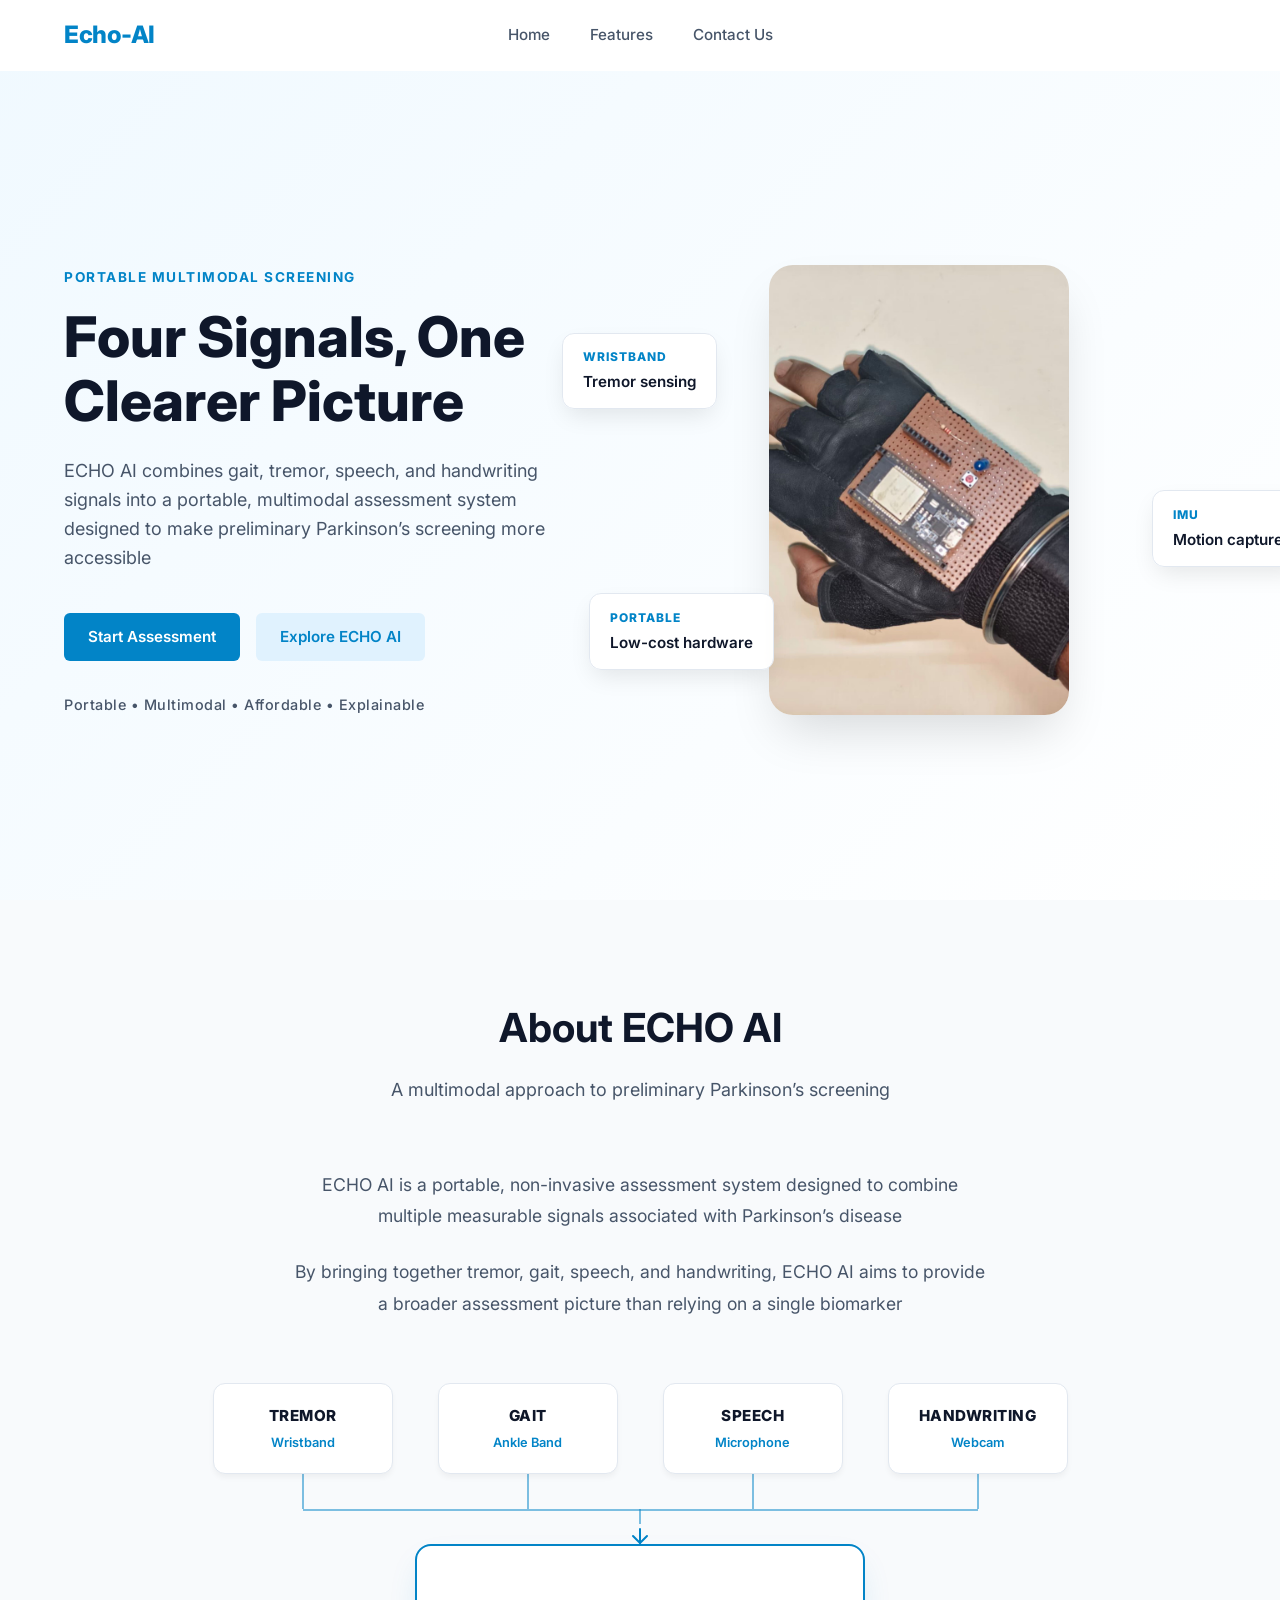
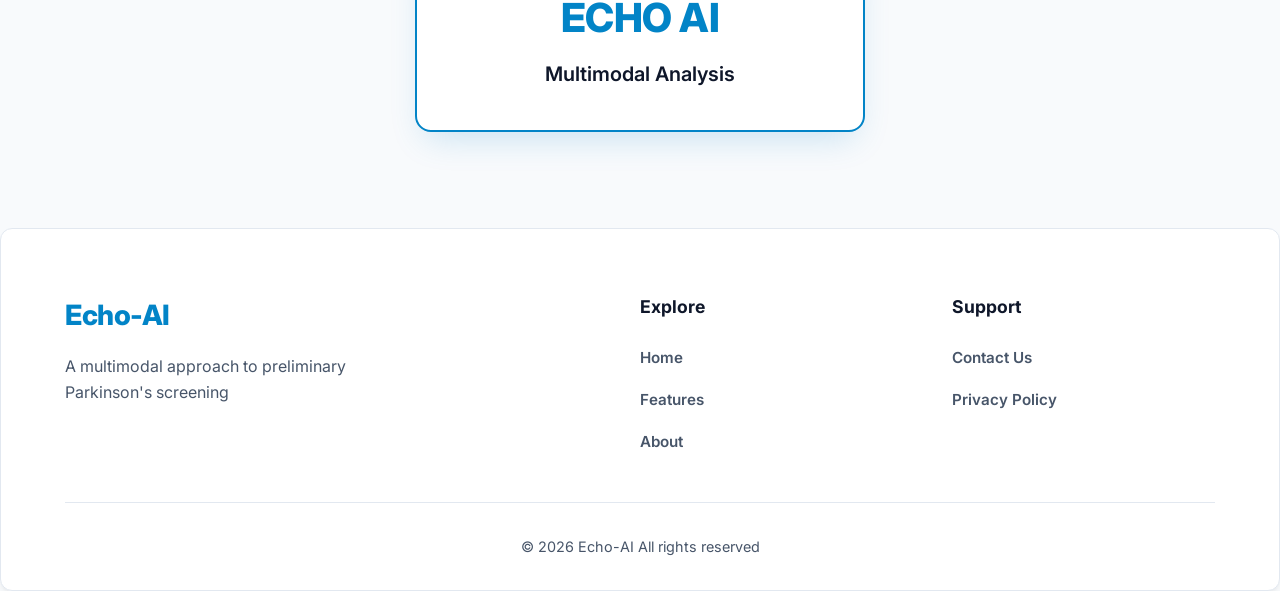
<file: index.html>
<!DOCTYPE html>
<html lang="en">
<head>
    <meta charset="UTF-8">
    <meta name="viewport" content="width=device-width, initial-scale=1.0">
    <title>Echo-AI | Parkinson's Tremor Analysis</title>
    <meta name="description" content="Echo-AI is a cutting-edge platform utilizing artificial intelligence for monitoring and analyzing Parkinson's tremors.">
    <link rel="stylesheet" href="style.css?v=2">
    <link href="https://fonts.googleapis.com/css2?family=Inter:wght@300;400;600;800&display=swap" rel="stylesheet">
</head>
<body>
    <div class="background-elements"></div>

    <header class="navbar">
        <div class="logo">Echo-AI</div>
        <nav>
            <ul class="nav-links">
                <li><a href="#home">Home</a></li>
                <li><a href="features.html">Features</a></li>
                <li><a href="contact.html">Contact Us</a></li>
            </ul>
        </nav>
        <div class="nav-spacer"></div>
    </header>

    <main>
        <section id="home" class="hero fade-in">
            <div class="hero-content">
                <span class="eyebrow">PORTABLE MULTIMODAL SCREENING</span>
                <h1>Four Signals, One Clearer Picture</h1>
                <p>ECHO AI combines gait, tremor, speech, and handwriting signals into a portable, multimodal assessment system designed to make preliminary Parkinson’s screening more accessible</p>
                <div class="hero-actions">
                    <a href="#about" class="btn-primary">Start Assessment</a>
                    <a href="features.html" class="btn-secondary">Explore ECHO AI</a>
                </div>
                <div class="trust-statement">Portable &bull; Multimodal &bull; Affordable &bull; Explainable</div>
            </div>
            <div class="hero-visual">
                <div class="image-wrapper">
                    <img src="assets/image-1-1.jpeg" alt="Echo-AI Parkinson Band" class="hero-image" />
                    
                    <div class="floating-label label-1">
                        <span class="label-title">WRISTBAND</span>
                        <span class="label-desc">Tremor sensing</span>
                    </div>
                    
                    <div class="floating-label label-2">
                        <span class="label-title">IMU</span>
                        <span class="label-desc">Motion capture</span>
                    </div>
                    
                    <div class="floating-label label-3">
                        <span class="label-title">PORTABLE</span>
                        <span class="label-desc">Low-cost hardware</span>
                    </div>
                </div>
            </div>
        </section>

        <!-- Removed redundant features section -->

        <section id="about" class="about fade-in">
            <div class="section-header">
                <h2>About ECHO AI</h2>
                <p>A multimodal approach to preliminary Parkinson’s screening</p>
            </div>
            
            <div class="about-intro">
                <p>ECHO AI is a portable, non-invasive assessment system designed to combine multiple measurable signals associated with Parkinson’s disease</p>
                <p>By bringing together tremor, gait, speech, and handwriting, ECHO AI aims to provide a broader assessment picture than relying on a single biomarker</p>
            </div>

            <div class="signals-diagram-merged">
                <div class="signals-row">
                    <div class="signal-col">
                        <div class="signal-square glass">
                            <h4>TREMOR</h4>
                            <p>Wristband</p>
                        </div>
                    </div>
                    <div class="signal-col">
                        <div class="signal-square glass">
                            <h4>GAIT</h4>
                            <p>Ankle Band</p>
                        </div>
                    </div>
                    <div class="signal-col">
                        <div class="signal-square glass">
                            <h4>SPEECH</h4>
                            <p>Microphone</p>
                        </div>
                    </div>
                    <div class="signal-col">
                        <div class="signal-square glass">
                            <h4>HANDWRITING</h4>
                            <p>Webcam</p>
                        </div>
                    </div>
                </div>

                <div class="merged-connections">
                    <div class="merge-line-drop drop-1"></div>
                    <div class="merge-line-drop drop-2"></div>
                    <div class="merge-line-drop drop-3"></div>
                    <div class="merge-line-drop drop-4"></div>
                    <div class="merge-line-horizontal"></div>
                    <div class="merge-line-center"></div>
                    <div class="merge-arrow-down">
                        <svg xmlns="http://www.w3.org/2000/svg" width="24" height="24" viewBox="0 0 24 24" fill="none" stroke="currentColor" stroke-width="2" stroke-linecap="round" stroke-linejoin="round"><path d="M12 5v14"/><path d="m19 12-7 7-7-7"/></svg>
                    </div>
                </div>

                <div class="echo-block-bottom glass">
                    <h2>ECHO AI</h2>
                    <p>Multimodal Analysis</p>
                </div>
            </div>
        </section>

    </main>

    <footer class="footer glass">
        <div class="footer-grid">
            <div class="footer-col">
                <div class="footer-logo">Echo-AI</div>
                <p class="footer-desc">A multimodal approach to preliminary Parkinson's screening</p>
            </div>
            <div class="footer-col">
                <h4>Explore</h4>
                <ul class="footer-links">
                    <li><a href="#home">Home</a></li>
                    <li><a href="features.html">Features</a></li>
                    <li><a href="#about">About</a></li>
                </ul>
            </div>
            <div class="footer-col">
                <h4>Support</h4>
                <ul class="footer-links">
                    <li><a href="contact.html">Contact Us</a></li>
                    <li><a href="#">Privacy Policy</a></li>
                </ul>
            </div>
        </div>
        <div class="footer-bottom">
            <p>&copy; 2026 Echo-AI All rights reserved</p>
        </div>
    </footer>

    <script src="script.js"></script>
</body>
</html>
</file>
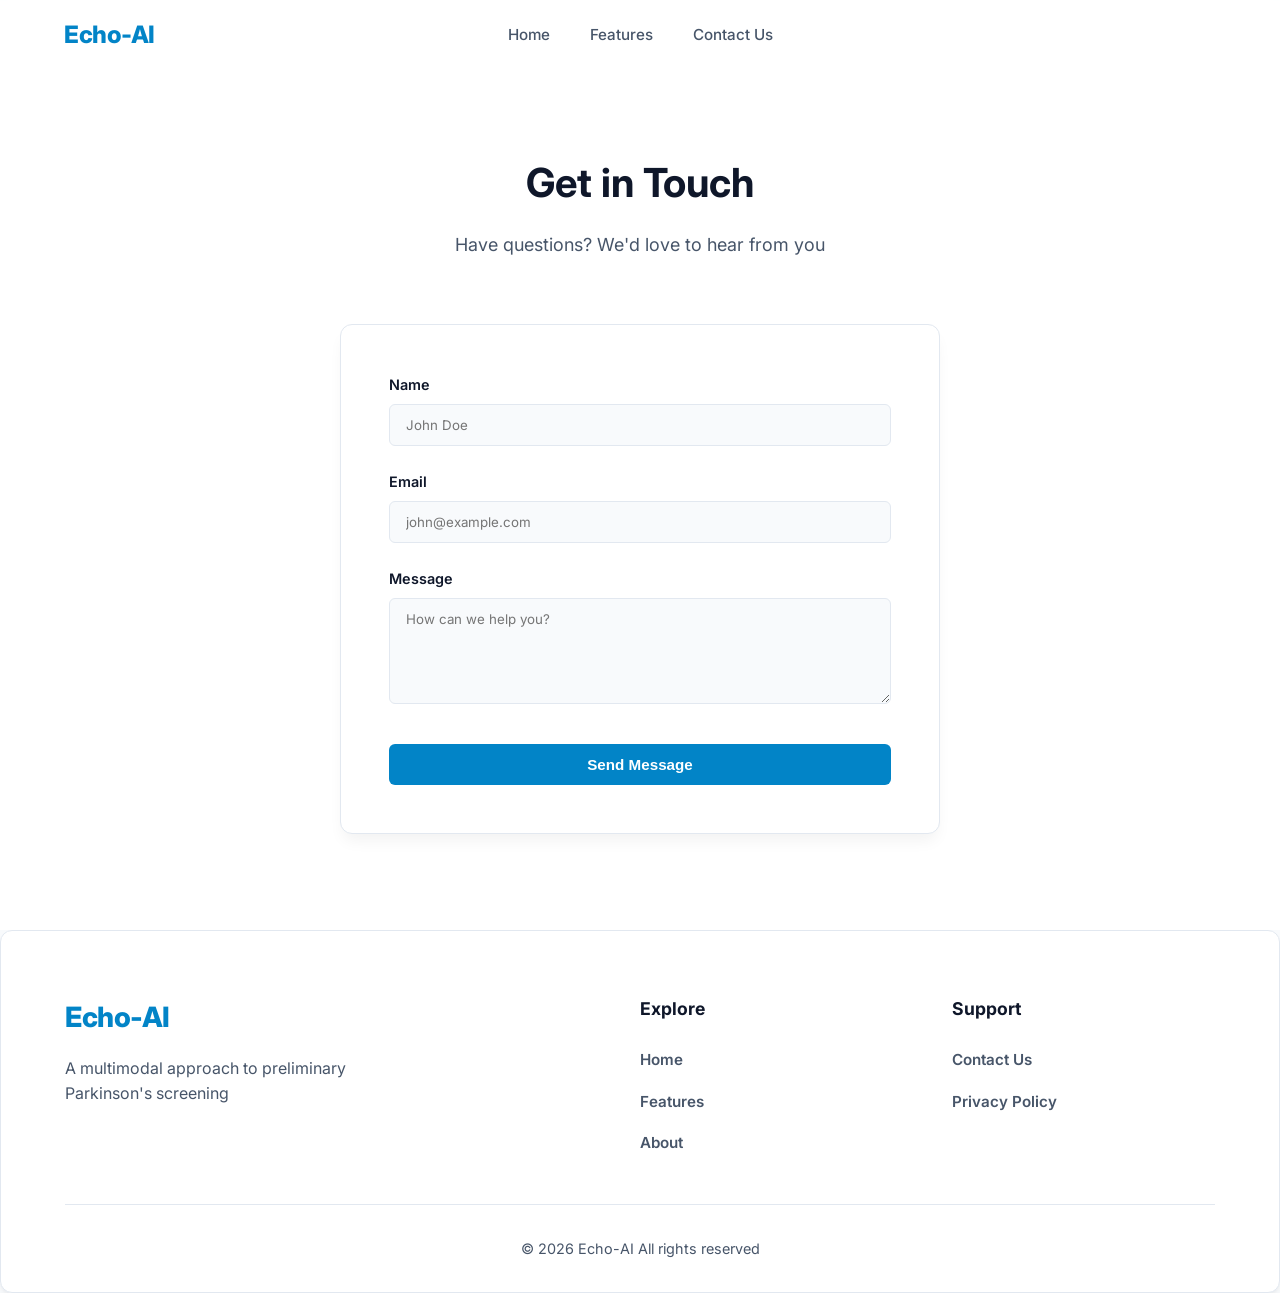
<file: contact.html>
<!DOCTYPE html>
<html lang="en">
<head>
    <meta charset="UTF-8">
    <meta name="viewport" content="width=device-width, initial-scale=1.0">
    <title>Contact Us | Echo-AI</title>
    <meta name="description" content="Get in touch with Echo-AI.">
    <link rel="stylesheet" href="style.css?v=2">
    <link href="https://fonts.googleapis.com/css2?family=Inter:wght@300;400;600;800&display=swap" rel="stylesheet">
</head>
<body>
    <div class="background-elements"></div>

    <header class="navbar">
        <div class="logo">Echo-AI</div>
        <nav>
            <ul class="nav-links">
                <li><a href="index.html#home">Home</a></li>
                <li><a href="features.html">Features</a></li>
                <li><a href="contact.html">Contact Us</a></li>
            </ul>
        </nav>
        <div class="nav-spacer"></div>
    </header>

    <main>
        <section id="contact" class="contact fade-in" style="padding-top: 150px; min-height: 80vh;">
            <div class="section-header">
                <h2>Get in Touch</h2>
                <p>Have questions? We'd love to hear from you</p>
            </div>
            <div class="contact-container glass">
                <form class="contact-form">
                    <div class="form-group">
                        <label for="name">Name</label>
                        <input type="text" id="name" placeholder="John Doe" required />
                    </div>
                    <div class="form-group">
                        <label for="email">Email</label>
                        <input type="email" id="email" placeholder="john@example.com" required />
                    </div>
                    <div class="form-group">
                        <label for="message">Message</label>
                        <textarea id="message" rows="5" placeholder="How can we help you?" required></textarea>
                    </div>
                    <button type="submit" class="btn-primary">Send Message</button>
                </form>
            </div>
        </section>
    </main>

    <footer class="footer glass">
        <div class="footer-grid">
            <div class="footer-col">
                <div class="footer-logo">Echo-AI</div>
                <p class="footer-desc">A multimodal approach to preliminary Parkinson's screening</p>
            </div>
            <div class="footer-col">
                <h4>Explore</h4>
                <ul class="footer-links">
                    <li><a href="index.html#home">Home</a></li>
                    <li><a href="features.html">Features</a></li>
                    <li><a href="index.html#about">About</a></li>
                </ul>
            </div>
            <div class="footer-col">
                <h4>Support</h4>
                <ul class="footer-links">
                    <li><a href="contact.html">Contact Us</a></li>
                    <li><a href="#">Privacy Policy</a></li>
                </ul>
            </div>
        </div>
        <div class="footer-bottom">
            <p>&copy; 2026 Echo-AI All rights reserved</p>
        </div>
    </footer>

    <script src="script.js"></script>
</body>
</html>
</file>
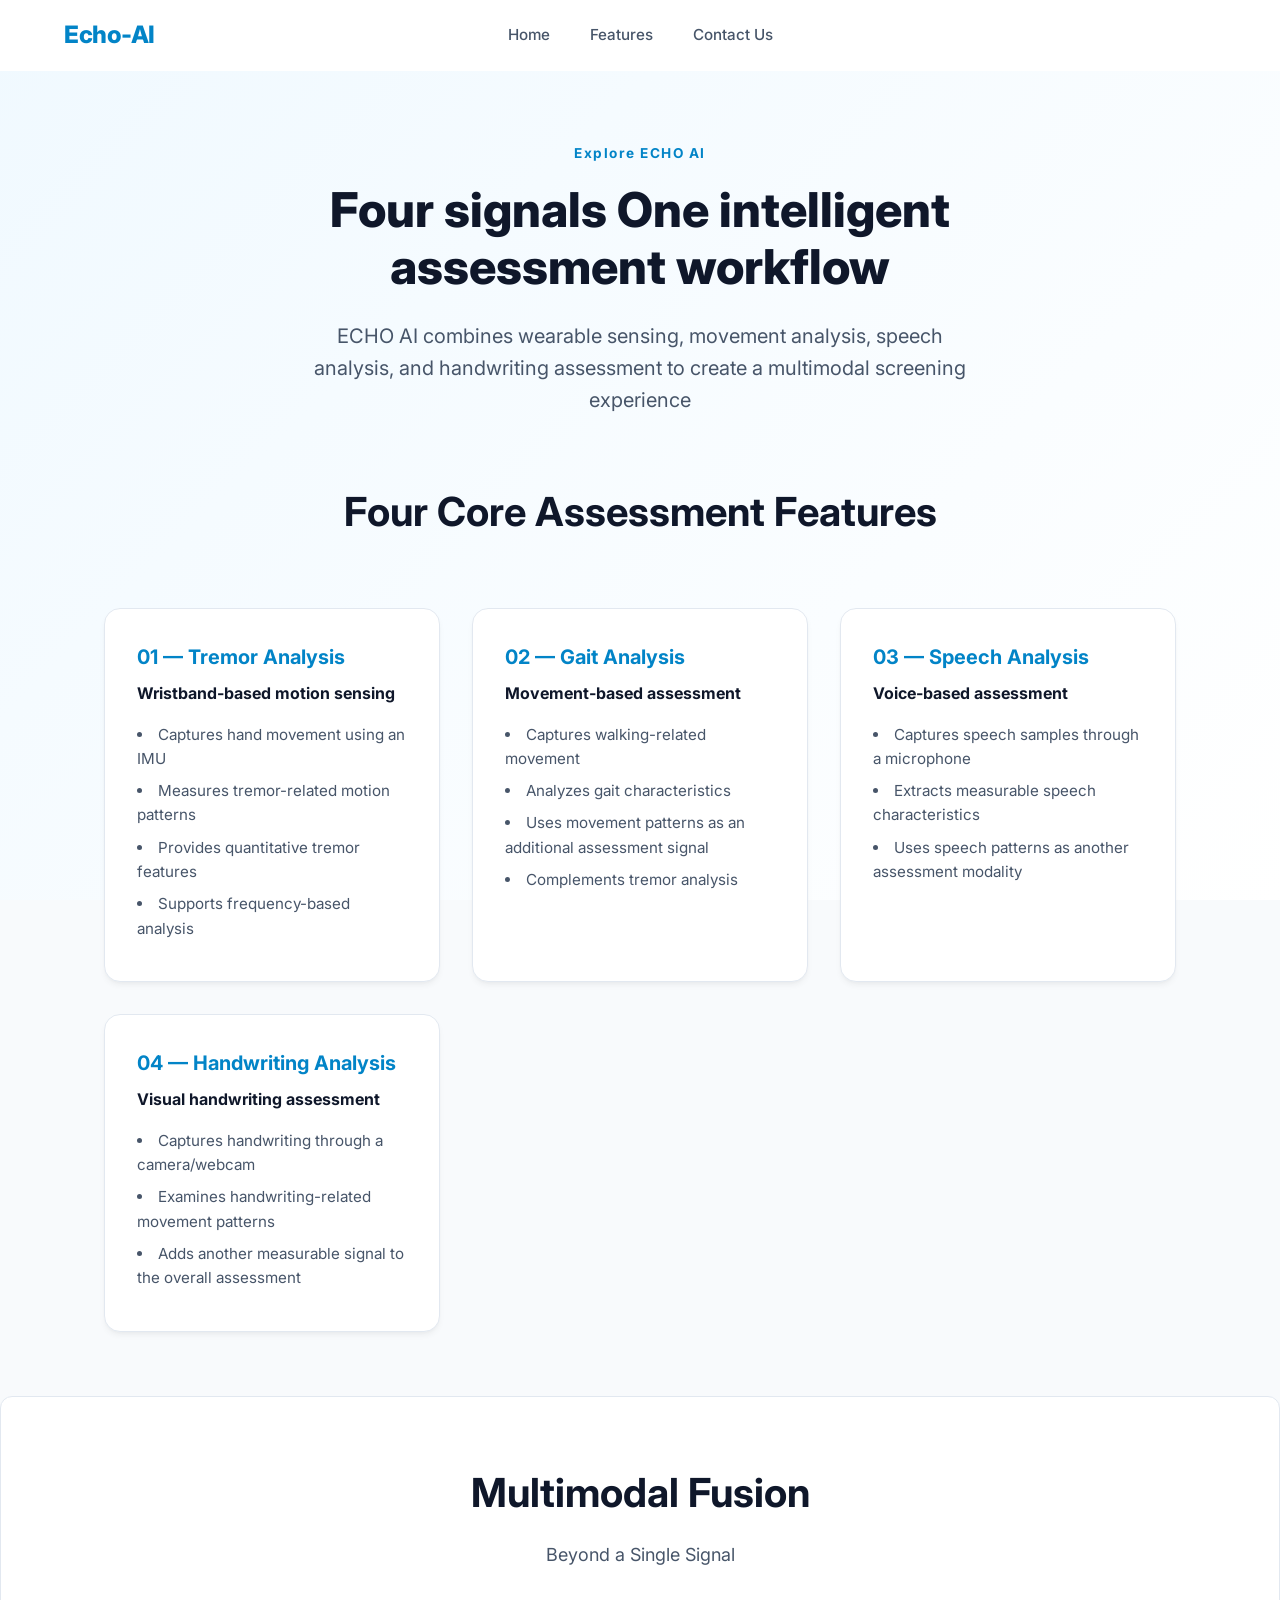
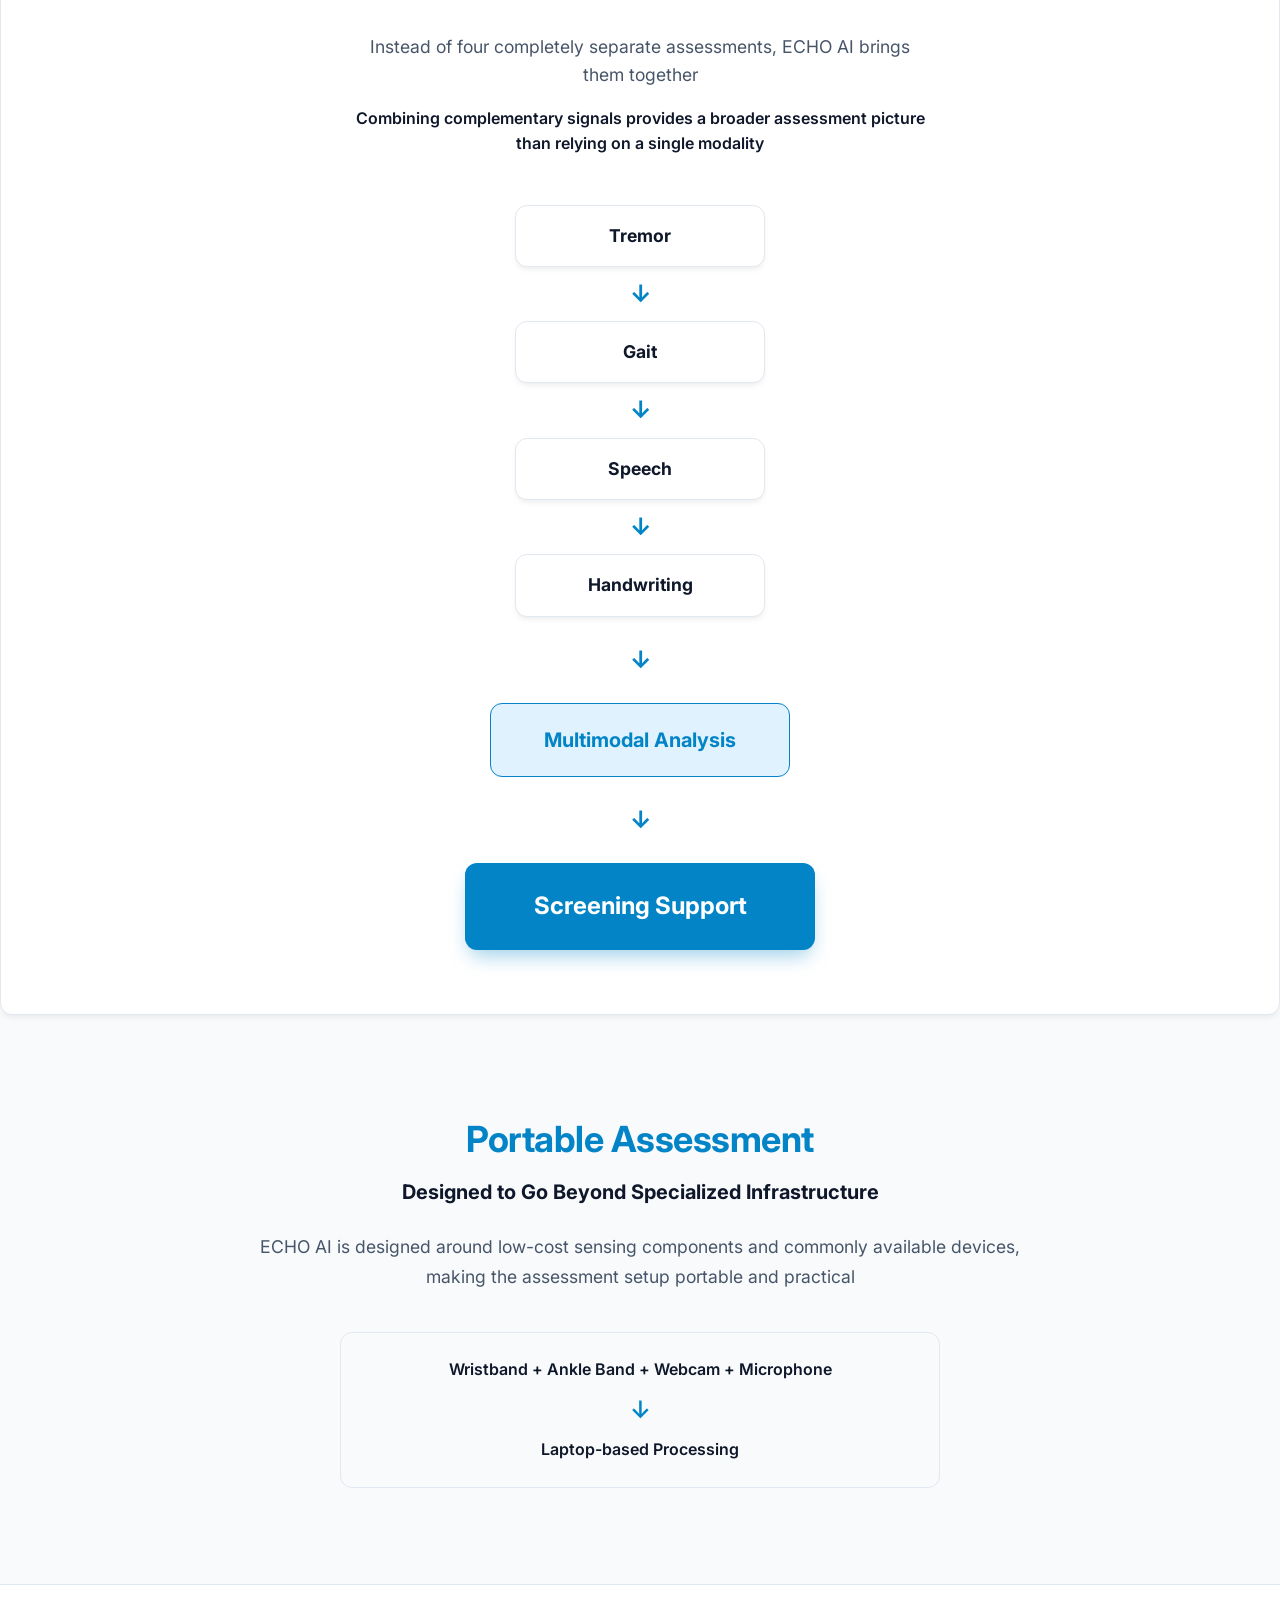
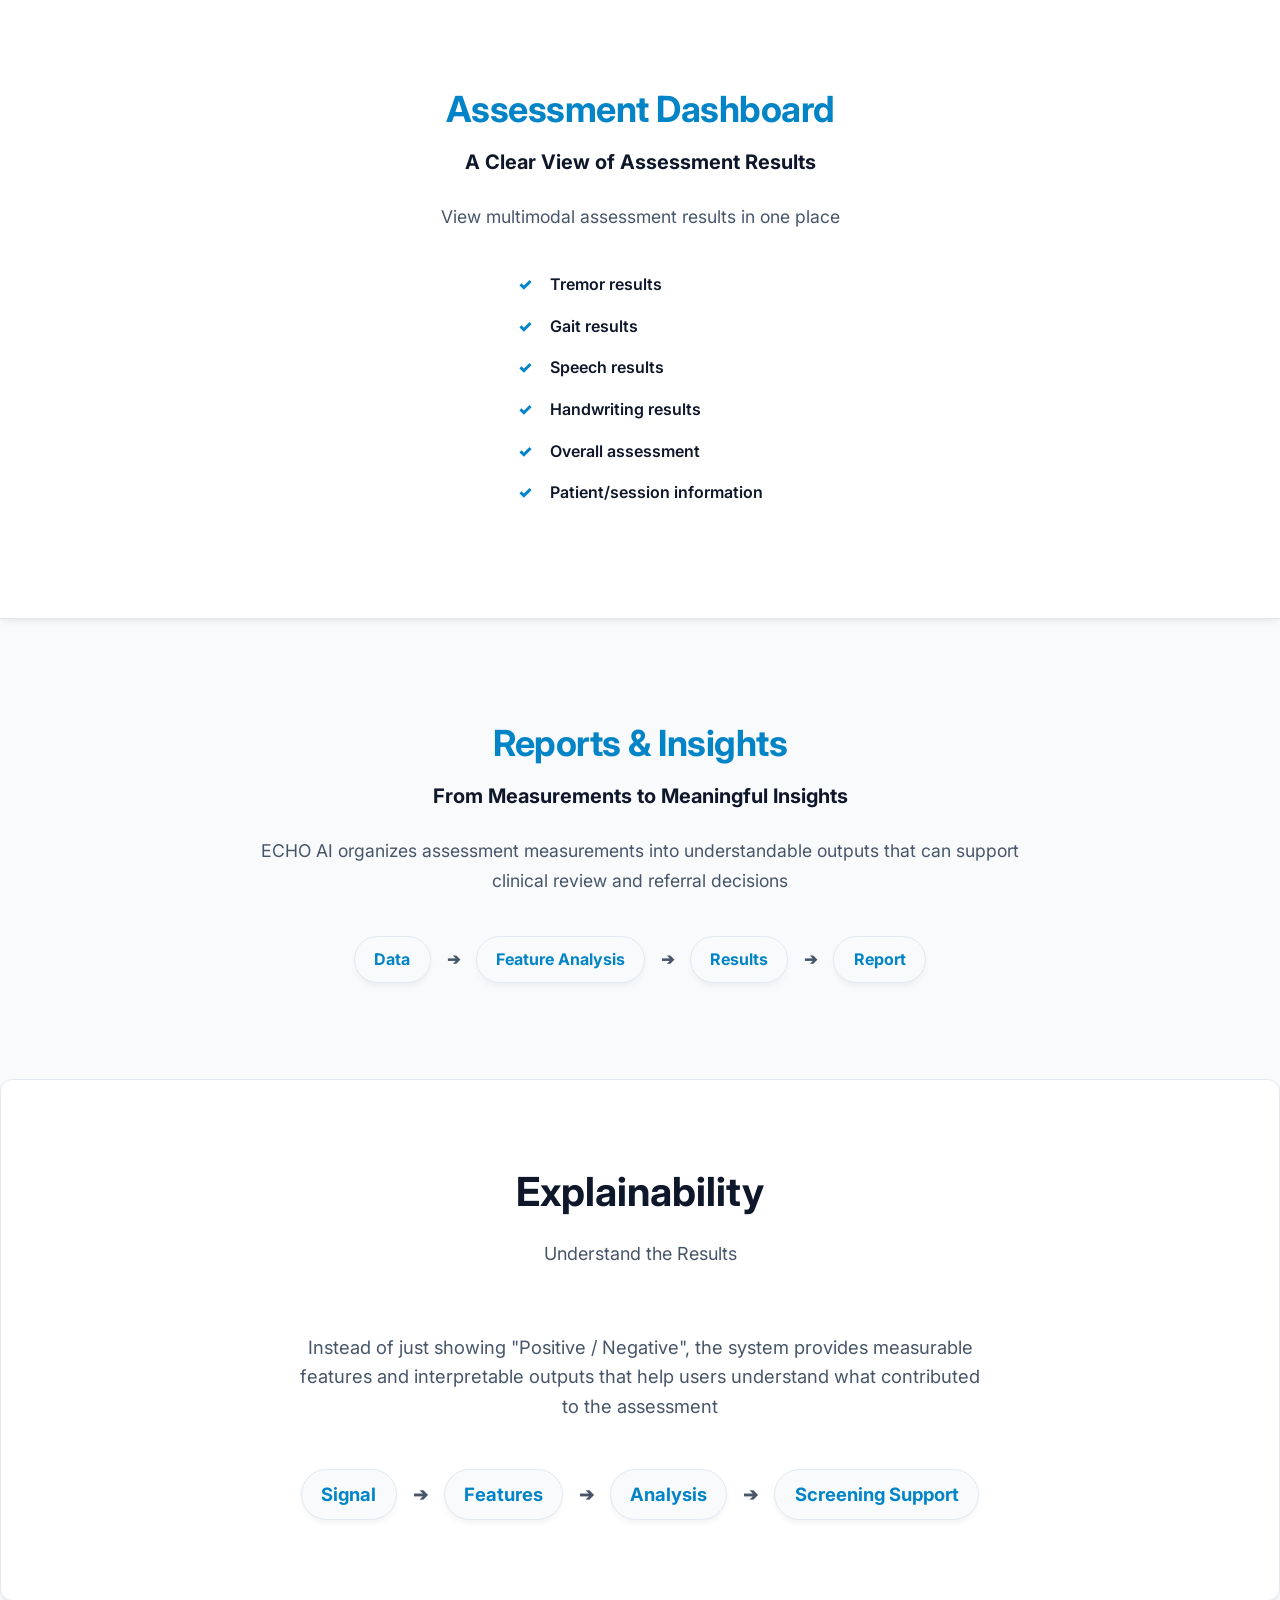
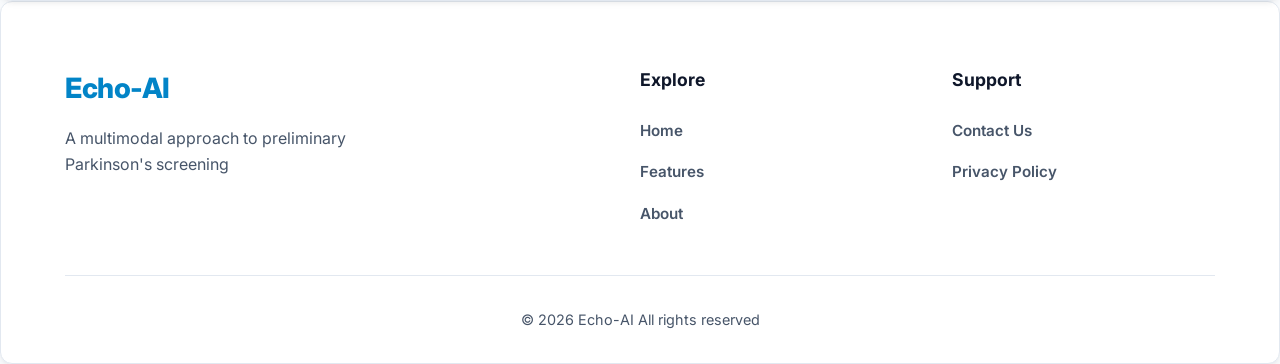
<file: features.html>
<!DOCTYPE html>
<html lang="en">
<head>
    <meta charset="UTF-8">
    <meta name="viewport" content="width=device-width, initial-scale=1.0">
    <title>Features | Echo-AI</title>
    <meta name="description" content="Explore ECHO AI assessment features and multimodal fusion.">
    <link rel="stylesheet" href="style.css?v=3">
    <link href="https://fonts.googleapis.com/css2?family=Inter:wght@300;400;600;800&display=swap" rel="stylesheet">
</head>
<body>
    <div class="background-elements"></div>

    <header class="navbar">
        <div class="logo">Echo-AI</div>
        <nav>
            <ul class="nav-links">
                <li><a href="index.html#home">Home</a></li>
                <li><a href="features.html">Features</a></li>
                <li><a href="contact.html">Contact Us</a></li>
            </ul>
        </nav>
        <div class="nav-spacer"></div>
    </header>

    <main>
        <!-- 1. Hero -->
        <section class="page-hero fade-in">
            <div style="max-width: 800px; margin: 0 auto; padding: 0 5%;">
                <span class="eyebrow">Explore ECHO AI</span>
                <h1>Four signals One intelligent assessment workflow</h1>
                <p>ECHO AI combines wearable sensing, movement analysis, speech analysis, and handwriting assessment to create a multimodal screening experience</p>
            </div>
        </section>

        <!-- 2. Four Core Assessment Features -->
        <section class="features-core fade-in">
            <div class="section-header">
                <h2>Four Core Assessment Features</h2>
            </div>
            <div class="core-grid">
                <!-- Tremor -->
                <div class="core-feature-card glass">
                    <h3>01 — Tremor Analysis</h3>
                    <h4>Wristband-based motion sensing</h4>
                    <ul>
                        <li>Captures hand movement using an IMU</li>
                        <li>Measures tremor-related motion patterns</li>
                        <li>Provides quantitative tremor features</li>
                        <li>Supports frequency-based analysis</li>
                    </ul>
                </div>
                <!-- Gait -->
                <div class="core-feature-card glass">
                    <h3>02 — Gait Analysis</h3>
                    <h4>Movement-based assessment</h4>
                    <ul>
                        <li>Captures walking-related movement</li>
                        <li>Analyzes gait characteristics</li>
                        <li>Uses movement patterns as an additional assessment signal</li>
                        <li>Complements tremor analysis</li>
                    </ul>
                </div>
                <!-- Speech -->
                <div class="core-feature-card glass">
                    <h3>03 — Speech Analysis</h3>
                    <h4>Voice-based assessment</h4>
                    <ul>
                        <li>Captures speech samples through a microphone</li>
                        <li>Extracts measurable speech characteristics</li>
                        <li>Uses speech patterns as another assessment modality</li>
                    </ul>
                </div>
                <!-- Handwriting -->
                <div class="core-feature-card glass">
                    <h3>04 — Handwriting Analysis</h3>
                    <h4>Visual handwriting assessment</h4>
                    <ul>
                        <li>Captures handwriting through a camera/webcam</li>
                        <li>Examines handwriting-related movement patterns</li>
                        <li>Adds another measurable signal to the overall assessment</li>
                    </ul>
                </div>
            </div>
        </section>

        <!-- 3. Multimodal Fusion -->
        <section class="fusion-section glass fade-in" style="padding: 4rem 0;">
            <div class="section-header">
                <h2>Multimodal Fusion</h2>
                <p>Beyond a Single Signal</p>
            </div>
            <div style="max-width: 700px; margin: 0 auto 3rem auto; text-align: center; padding: 0 5%;">
                <p style="font-size: 1.1rem; color: var(--text-secondary); margin-bottom: 1rem;">Instead of four completely separate assessments, ECHO AI brings them together</p>
                <p style="font-weight: 600;">Combining complementary signals provides a broader assessment picture than relying on a single modality</p>
            </div>
            
            <div class="simple-vertical-flow">
                <div class="flow-step glass">Tremor</div>
                <div class="flow-arrow">↓</div>
                <div class="flow-step glass">Gait</div>
                <div class="flow-arrow">↓</div>
                <div class="flow-step glass">Speech</div>
                <div class="flow-arrow">↓</div>
                <div class="flow-step glass">Handwriting</div>
                <div class="flow-arrow" style="margin: 1.5rem 0;">↓</div>
                <div class="flow-step highlight-step">Multimodal Analysis</div>
                <div class="flow-arrow" style="margin: 1.5rem 0;">↓</div>
                <div class="flow-step final-step">Screening Support</div>
            </div>
        </section>

        <!-- 4. Portable Assessment -->
        <section class="centered-section fade-in">
            <div class="section-content text-center">
                <h2>Portable Assessment</h2>
                <h4>Designed to Go Beyond Specialized Infrastructure</h4>
                <p>ECHO AI is designed around low-cost sensing components and commonly available devices, making the assessment setup portable and practical</p>
                <div class="hardware-flow" style="margin: 0 auto; max-width: 600px;">
                    <span>Wristband + Ankle Band + Webcam + Microphone</span>
                    <span class="arrow">↓</span>
                    <span>Laptop-based Processing</span>
                </div>
            </div>
        </section>

        <!-- 5. Assessment Dashboard -->
        <section class="centered-section glass fade-in">
            <div class="section-content text-center">
                <h2>Assessment Dashboard</h2>
                <h4>A Clear View of Assessment Results</h4>
                <p>View multimodal assessment results in one place</p>
                <ul class="check-list" style="display: inline-block; text-align: left; margin: 0 auto;">
                    <li>Tremor results</li>
                    <li>Gait results</li>
                    <li>Speech results</li>
                    <li>Handwriting results</li>
                    <li>Overall assessment</li>
                    <li>Patient/session information</li>
                </ul>
            </div>
        </section>

        <!-- 6. Reports & Insights -->
        <section class="centered-section fade-in">
            <div class="section-content text-center">
                <h2>Reports & Insights</h2>
                <h4>From Measurements to Meaningful Insights</h4>
                <p>ECHO AI organizes assessment measurements into understandable outputs that can support clinical review and referral decisions</p>
                <div class="flow-pills" style="justify-content: center; max-width: 800px; margin: 0 auto;">
                    <span class="pill">Data</span> ➔ 
                    <span class="pill">Feature Analysis</span> ➔ 
                    <span class="pill">Results</span> ➔ 
                    <span class="pill">Report</span>
                </div>
            </div>
        </section>

        <!-- 7. Explainability -->
        <section class="explainability-section glass fade-in" style="padding: 5rem 5%;">
            <div class="section-header">
                <h2>Explainability</h2>
                <p>Understand the Results</p>
            </div>
            <div style="max-width: 700px; margin: 0 auto; text-align: center;">
                <p style="font-size: 1.15rem; color: var(--text-secondary); line-height: 1.6;">Instead of just showing "Positive / Negative", the system provides measurable features and interpretable outputs that help users understand what contributed to the assessment</p>
                
                <div class="flow-pills big-pills" style="margin-top: 3rem;">
                    <span class="pill">Signal</span> ➔ 
                    <span class="pill">Features</span> ➔ 
                    <span class="pill">Analysis</span> ➔ 
                    <span class="pill">Screening Support</span>
                </div>
            </div>
        </section>
    </main>

    <footer class="footer glass">
        <div class="footer-grid">
            <div class="footer-col">
                <div class="footer-logo">Echo-AI</div>
                <p class="footer-desc">A multimodal approach to preliminary Parkinson's screening</p>
            </div>
            <div class="footer-col">
                <h4>Explore</h4>
                <ul class="footer-links">
                    <li><a href="index.html#home">Home</a></li>
                    <li><a href="features.html">Features</a></li>
                    <li><a href="index.html#about">About</a></li>
                </ul>
            </div>
            <div class="footer-col">
                <h4>Support</h4>
                <ul class="footer-links">
                    <li><a href="contact.html">Contact Us</a></li>
                    <li><a href="#">Privacy Policy</a></li>
                </ul>
            </div>
        </div>
        <div class="footer-bottom">
            <p>&copy; 2026 Echo-AI All rights reserved</p>
        </div>
    </footer>

    <script src="script.js"></script>
</body>
</html>
</file>
<file: style.css>
:root {
    --bg-color: #f8fafc;
    --surface: #ffffff;
    --text-primary: #0f172a;
    --text-secondary: #475569;
    --accent-primary: #0284c7; /* Trustworthy Medical Blue */
    --accent-secondary: #0369a1; /* Darker Blue for hover */
    --accent-light: #e0f2fe;
    --border-color: #e2e8f0;
}

* {
    margin: 0;
    padding: 0;
    box-sizing: border-box;
}

body {
    font-family: 'Inter', sans-serif;
    background-color: var(--bg-color);
    color: var(--text-primary);
    line-height: 1.6;
    overflow-x: hidden;
}

html {
    scroll-behavior: smooth;
}

/* Background Effects */
.background-elements {
    position: fixed;
    top: 0;
    left: 0;
    width: 100vw;
    height: 100vh;
    z-index: -1;
    background: linear-gradient(135deg, #f0f9ff 0%, #ffffff 100%);
}

/* Utility */
.glass {
    background: var(--surface);
    border: 1px solid var(--border-color);
    border-radius: 12px;
    box-shadow: 0 4px 6px -1px rgba(0, 0, 0, 0.05), 0 2px 4px -1px rgba(0, 0, 0, 0.03);
}

/* Navigation */
.navbar {
    display: grid;
    grid-template-columns: 1fr auto 1fr;
    align-items: center;
    padding: 1rem 5%;
    position: fixed;
    top: 0;
    width: 100%;
    z-index: 1000;
    background: rgba(255, 255, 255, 0.95);
    backdrop-filter: blur(8px);
    border-bottom: 1px solid transparent;
    transition: all 0.3s ease;
}

.navbar.scrolled {
    border-bottom: 1px solid var(--border-color);
    box-shadow: 0 4px 6px -1px rgba(0, 0, 0, 0.05);
}

.logo {
    font-size: 1.5rem;
    font-weight: 800;
    color: var(--accent-primary);
    letter-spacing: -0.5px;
    display: flex;
    align-items: center;
    gap: 0.5rem;
    justify-self: start;
}

.nav-actions {
    justify-self: end;
}

.nav-links {
    list-style: none;
    display: flex;
    gap: 2.5rem;
    align-items: center;
}

.nav-links a {
    color: var(--text-secondary);
    text-decoration: none;
    font-size: 0.95rem;
    font-weight: 500;
    transition: color 0.3s ease;
}

.nav-links a:hover {
    color: var(--accent-primary);
}

.btn-primary, .btn-secondary, .btn-primary-outline {
    padding: 0.75rem 1.5rem;
    border-radius: 6px;
    font-weight: 600;
    text-decoration: none;
    transition: all 0.3s ease;
    cursor: pointer;
    display: inline-block;
    font-size: 0.95rem;
}

.btn-primary {
    background: var(--accent-primary);
    color: #fff;
    border: none;
}

.btn-primary:hover {
    background: var(--accent-secondary);
    transform: translateY(-1px);
    box-shadow: 0 4px 12px rgba(2, 132, 199, 0.2);
}

.btn-secondary {
    background: var(--accent-light);
    color: var(--accent-primary);
    border: none;
}

.btn-secondary:hover {
    background: #bae6fd;
    transform: translateY(-1px);
}

.btn-primary-outline {
    border: 2px solid var(--accent-primary);
    color: var(--accent-primary) !important;
}

.btn-primary-outline:hover {
    background: var(--accent-primary);
    color: #fff !important;
}

/* Hero Section */
.hero {
    min-height: 100vh;
    display: flex;
    align-items: center;
    justify-content: space-between;
    padding: 0 5%;
    padding-top: 80px;
    gap: 4rem;
}

.hero-content {
    flex: 1;
    max-width: 650px;
}

.eyebrow {
    display: inline-block;
    font-size: 0.85rem;
    font-weight: 700;
    color: var(--accent-primary);
    letter-spacing: 1.5px;
    margin-bottom: 1rem;
}

.hero h1 {
    font-size: 3.5rem;
    font-weight: 800;
    line-height: 1.15;
    margin-bottom: 1.5rem;
    color: var(--text-primary);
}

.hero h1 span {
    color: var(--accent-primary);
}

.hero p {
    font-size: 1.125rem;
    color: var(--text-secondary);
    margin-bottom: 2.5rem;
    max-width: 550px;
}

.hero-actions {
    display: flex;
    gap: 1rem;
    margin-bottom: 2rem;
}

.trust-statement {
    font-size: 0.9rem;
    color: var(--text-secondary);
    font-weight: 500;
    letter-spacing: 0.5px;
}

.hero-visual {
    flex: 1.2;
    display: flex;
    justify-content: center;
    align-items: center;
    position: relative;
}

.image-wrapper {
    position: relative;
    width: 100%;
    max-width: 550px;
    display: flex;
    justify-content: center;
}

.hero-image {
    max-width: 100%;
    max-height: 450px;
    width: auto;
    height: auto;
    border-radius: 24px;
    box-shadow: 0 25px 50px -12px rgba(0, 0, 0, 0.15);
    display: block;
}

/* Floating Labels */
.floating-label {
    position: absolute;
    background: rgba(255, 255, 255, 0.95);
    backdrop-filter: blur(8px);
    border: 1px solid var(--border-color);
    padding: 0.85rem 1.25rem;
    border-radius: 12px;
    box-shadow: 0 10px 25px -5px rgba(0, 0, 0, 0.1);
    display: flex;
    flex-direction: column;
    z-index: 10;
    pointer-events: none;
}

.label-title {
    font-size: 0.75rem;
    font-weight: 800;
    color: var(--accent-primary);
    letter-spacing: 1px;
    margin-bottom: 0.25rem;
}

.label-desc {
    font-size: 0.95rem;
    font-weight: 600;
    color: var(--text-primary);
}

.label-1 {
    top: 15%;
    left: -15%;
    animation: float 5s infinite alternate ease-in-out reverse;
}

.label-2 {
    top: 50%;
    right: -20%;
    animation: float 6s infinite alternate ease-in-out;
}

.label-3 {
    bottom: 10%;
    left: -10%;
    animation: float 7s infinite alternate ease-in-out 1s;
}

@keyframes float {
    0% { transform: translateY(0px); }
    100% { transform: translateY(-15px); }
}

@media (max-width: 1024px) {
    .floating-label { transform: scale(0.85); }
    .label-1 { left: -5%; }
    .label-2 { right: -5%; }
    .label-3 { left: 0%; }
}

/* Features Section */
.features {
    padding: 6rem 5%;
    background: var(--surface);
    border-top: 1px solid var(--border-color);
    border-bottom: 1px solid var(--border-color);
}

.section-header {
    text-align: center;
    margin-bottom: 4rem;
    max-width: 700px;
    margin-inline: auto;
}

.section-header h2 {
    font-size: 2.5rem;
    margin-bottom: 1rem;
    color: var(--text-primary);
}

.section-header p {
    color: var(--text-secondary);
    font-size: 1.125rem;
}

.feature-grid {
    display: grid;
    grid-template-columns: repeat(auto-fit, minmax(300px, 1fr));
    gap: 2rem;
}

.feature-card {
    padding: 2.5rem;
    transition: transform 0.3s ease, box-shadow 0.3s ease;
    background: var(--surface);
    border: 1px solid var(--border-color);
    border-radius: 12px;
}

.feature-card:hover {
    transform: translateY(-5px);
    box-shadow: 0 20px 25px -5px rgba(0, 0, 0, 0.05), 0 8px 10px -6px rgba(0, 0, 0, 0.01);
}

.feature-card .icon {
    width: 64px;
    height: 64px;
    background: var(--accent-light);
    color: var(--accent-primary);
    border-radius: 16px;
    display: flex;
    align-items: center;
    justify-content: center;
    margin-bottom: 1.5rem;
}

.feature-card h3 {
    font-size: 0.9rem;
    font-weight: 700;
    text-transform: uppercase;
    letter-spacing: 1px;
    margin-bottom: 0.5rem;
    color: var(--accent-primary);
}

.feature-card h4 {
    font-size: 1.15rem;
    font-weight: 700;
    line-height: 1.4;
    color: var(--text-primary);
    margin-bottom: 1rem;
}

.feature-card p {
    color: var(--text-secondary);
    font-size: 0.95rem;
    line-height: 1.6;
}



/* About Section */
.about {
    padding: 6rem 5%;
    background: var(--bg-color);
}

.about-intro {
    text-align: center;
    max-width: 700px;
    margin: 0 auto 3rem auto;
    font-size: 1.1rem;
    color: var(--text-secondary);
    line-height: 1.8;
}

.about-intro p {
    margin-bottom: 1.5rem;
}

.signals-diagram-merged {
    margin-top: 4rem;
    position: relative;
    max-width: 900px;
    margin: 4rem auto 0 auto;
}

.signals-row {
    display: flex;
    width: 100%;
    margin-bottom: 0;
    position: relative;
    z-index: 2;
}

.signal-col {
    flex: 1;
    display: flex;
    justify-content: center;
}

.signal-square {
    width: 100%;
    max-width: 180px; /* Not full width, but a compact horizontal card */
    display: flex;
    flex-direction: column;
    justify-content: center;
    align-items: center;
    text-align: center;
    background: var(--surface);
    border: 1px solid var(--border-color);
    border-radius: 12px;
    padding: 1.25rem 1rem; /* Horizontal rectangle ratio */
    box-shadow: 0 4px 6px -1px rgba(0, 0, 0, 0.05);
}

.signal-square h4 {
    font-size: 0.95rem;
    font-weight: 800;
    color: var(--text-primary);
    margin-bottom: 0.25rem;
    letter-spacing: 0.5px;
}

.signal-square p {
    font-size: 0.8rem;
    color: var(--accent-primary);
    font-weight: 600;
}

.merged-connections {
    position: relative;
    height: 70px;
    width: 100%;
}

.merge-line-drop {
    position: absolute;
    top: 0;
    width: 2px;
    height: 35px;
    background: var(--accent-primary);
    opacity: 0.5;
    transform: translateX(-50%);
}
.drop-1 { left: 12.5%; }
.drop-2 { left: 37.5%; }
.drop-3 { left: 62.5%; }
.drop-4 { left: 87.5%; }

.merge-line-horizontal {
    position: absolute;
    top: 35px;
    left: 12.5%;
    right: 12.5%;
    height: 2px;
    background: var(--accent-primary);
    opacity: 0.5;
}

.merge-line-center {
    position: absolute;
    top: 35px;
    left: 50%;
    width: 2px;
    height: 15px;
    background: var(--accent-primary);
    opacity: 0.5;
    transform: translateX(-50%);
}

.merge-arrow-down {
    position: absolute;
    top: 50px;
    left: 50%;
    transform: translateX(-50%);
    color: var(--accent-primary);
    background: var(--bg-color);
    z-index: 2;
}

.echo-block-bottom {
    text-align: center;
    padding: 2.5rem;
    width: 100%;
    max-width: 450px;
    margin: 0 auto;
    border: 2px solid var(--accent-primary);
    border-radius: 16px;
    background: var(--surface);
    box-shadow: 0 15px 35px -10px rgba(2, 132, 199, 0.2);
    position: relative;
    z-index: 2;
}

.echo-block-bottom h2 {
    font-size: 2.5rem;
    font-weight: 800;
    color: var(--accent-primary);
    margin-bottom: 0.5rem;
    letter-spacing: -0.5px;
}

.echo-block-bottom p {
    font-size: 1.25rem;
    font-weight: 600;
    color: var(--text-primary);
}

@media (max-width: 500px) {
    .signals-row {
        flex-direction: column;
        align-items: center;
        gap: 1.5rem;
    }
    .merged-connections {
        display: none;
    }
}

/* Contact Section */
.contact {
    padding: 6rem 5%;
    background: var(--surface);
    border-top: 1px solid var(--border-color);
}

.contact-container {
    max-width: 600px;
    margin: 0 auto;
    padding: 3rem;
    background: var(--surface);
    border-radius: 12px;
    border: 1px solid var(--border-color);
    box-shadow: 0 10px 15px -3px rgba(0, 0, 0, 0.05);
}

.contact-form {
    display: flex;
    flex-direction: column;
    gap: 1.5rem;
}

.form-group {
    display: flex;
    flex-direction: column;
    gap: 0.5rem;
}

.form-group label {
    font-weight: 600;
    color: var(--text-primary);
    font-size: 0.9rem;
}

.form-group input,
.form-group textarea {
    padding: 0.75rem 1rem;
    border-radius: 6px;
    border: 1px solid var(--border-color);
    background: #f8fafc;
    color: var(--text-primary);
    font-family: 'Inter', sans-serif;
    transition: border-color 0.3s ease, box-shadow 0.3s ease;
}

.form-group input:focus,
.form-group textarea:focus {
    outline: none;
    border-color: var(--accent-primary);
    box-shadow: 0 0 0 3px var(--accent-light);
    background: white;
}

.contact-form .btn-primary {
    margin-top: 1rem;
    width: 100%;
    text-align: center;
}

/* Footer */
.footer {
    padding: 4rem 5% 2rem 5%;
    background: var(--surface);
    color: var(--text-primary);
    border-top: 1px solid var(--border-color);
}

.footer-grid {
    display: grid;
    grid-template-columns: 2fr 1fr 1fr;
    gap: 3rem;
    max-width: 1200px;
    margin: 0 auto;
    margin-bottom: 3rem;
}

.footer-logo {
    font-size: 1.75rem;
    font-weight: 800;
    color: var(--accent-primary);
    margin-bottom: 1rem;
    letter-spacing: -0.5px;
}

.footer-desc {
    color: var(--text-secondary);
    font-size: 1rem;
    line-height: 1.6;
    max-width: 300px;
}

.footer-col h4 {
    font-size: 1.1rem;
    font-weight: 700;
    margin-bottom: 1.5rem;
    color: var(--text-primary);
}

.footer-links {
    list-style: none;
    display: flex;
    flex-direction: column;
    gap: 1rem;
}

.footer-links a {
    color: var(--text-secondary);
    text-decoration: none;
    transition: color 0.3s ease;
    font-weight: 600;
    font-size: 0.95rem;
}

.footer-links a:hover {
    color: var(--accent-primary);
}

.footer-bottom {
    text-align: center;
    padding-top: 2rem;
    border-top: 1px solid var(--border-color);
    color: var(--text-secondary);
    font-size: 0.9rem;
}

/* Animations */
.fade-in {
    opacity: 0;
    transform: translateY(20px);
    transition: opacity 0.8s ease, transform 0.8s ease;
}

.fade-in.visible {
    opacity: 1;
    transform: translateY(0);
}

/* Features Page Styles */
.page-hero {
    padding-top: 140px;
    padding-bottom: 4rem;
    text-align: center;
}
.page-hero h1 {
    font-size: 3rem;
    font-weight: 800;
    margin-bottom: 1.5rem;
    color: var(--text-primary);
    line-height: 1.2;
}
.page-hero p {
    font-size: 1.25rem;
    color: var(--text-secondary);
    max-width: 700px;
    margin: 0 auto;
}

.core-grid {
    display: grid;
    grid-template-columns: repeat(auto-fit, minmax(280px, 1fr));
    gap: 2rem;
    padding: 0 5%;
    max-width: 1200px;
    margin: 0 auto 4rem auto;
}
.core-feature-card {
    padding: 2rem;
    border-radius: 16px;
    border: 1px solid var(--border-color);
}
.core-feature-card img {
    width: 100%;
    height: 180px;
    object-fit: cover;
    border-radius: 12px;
    margin-bottom: 1.5rem;
}
.core-feature-card h3 {
    font-size: 1.25rem;
    color: var(--accent-primary);
    margin-bottom: 0.5rem;
}
.core-feature-card h4 {
    font-size: 1rem;
    margin-bottom: 1rem;
    color: var(--text-primary);
}
.core-feature-card ul {
    list-style-position: inside;
    color: var(--text-secondary);
    font-size: 0.95rem;
}
.core-feature-card li {
    margin-bottom: 0.5rem;
}

.centered-section {
    padding: 6rem 5%;
}
.centered-section.glass {
    border-radius: 0;
    border-left: none;
    border-right: none;
}
.section-content {
    max-width: 800px;
    margin: 0 auto;
}
.text-center {
    text-align: center;
}
.section-content h2 {
    font-size: 2.25rem;
    color: var(--accent-primary);
    margin-bottom: 0.5rem;
    letter-spacing: -0.5px;
}
.section-content h4 {
    font-size: 1.25rem;
    margin-bottom: 1.5rem;
    color: var(--text-primary);
}
.section-content p {
    font-size: 1.1rem;
    color: var(--text-secondary);
    margin-bottom: 2.5rem;
    line-height: 1.7;
}

.two-col-layout {
    display: flex;
    align-items: center;
    gap: 4rem;
    padding: 6rem 5%;
    max-width: 1200px;
    margin: 0 auto;
}
.two-col-layout.reverse {
    flex-direction: row-reverse;
}
.two-col-layout .col-text {
    flex: 1;
}
.two-col-layout .col-image {
    flex: 1.2;
}
.col-text h2 {
    font-size: 2.25rem;
    color: var(--accent-primary);
    margin-bottom: 0.5rem;
    letter-spacing: -0.5px;
}
.col-text h4 {
    font-size: 1.25rem;
    margin-bottom: 1.5rem;
    color: var(--text-primary);
}
.col-text p {
    font-size: 1.1rem;
    color: var(--text-secondary);
    margin-bottom: 2rem;
    line-height: 1.7;
}

.hardware-flow {
    background: var(--bg-color);
    padding: 1.5rem;
    border-radius: 12px;
    text-align: center;
    border: 1px solid var(--border-color);
    font-weight: 600;
    color: var(--text-primary);
}
.hardware-flow .arrow {
    display: block;
    font-size: 1.5rem;
    color: var(--accent-primary);
    margin: 0.5rem 0;
}

.check-list {
    list-style: none;
}
.check-list li {
    padding-left: 2rem;
    position: relative;
    margin-bottom: 1rem;
    font-weight: 600;
    color: var(--text-primary);
}
.check-list li::before {
    content: '✓';
    position: absolute;
    left: 0;
    color: var(--accent-primary);
    font-weight: 900;
}

.flow-pills {
    display: flex;
    align-items: center;
    gap: 1rem;
    flex-wrap: wrap;
    font-weight: 700;
    color: var(--text-secondary);
}
.pill {
    background: var(--bg-color);
    border: 1px solid var(--border-color);
    padding: 0.6rem 1.2rem;
    border-radius: 30px;
    color: var(--accent-primary);
    box-shadow: 0 4px 6px -1px rgba(0, 0, 0, 0.05);
}
.big-pills {
    justify-content: center;
    font-size: 1.15rem;
}
.simple-vertical-flow {
    display: flex;
    flex-direction: column;
    align-items: center;
    max-width: 500px;
    margin: 0 auto;
    font-weight: 700;
}
.flow-step {
    padding: 1rem 2rem;
    border-radius: 12px;
    border: 1px solid var(--border-color);
    width: 250px;
    text-align: center;
    font-size: 1.1rem;
    color: var(--text-primary);
}
.flow-arrow {
    font-size: 1.5rem;
    color: var(--accent-primary);
    margin: 0.5rem 0;
}
.highlight-step {
    background: var(--accent-light);
    color: var(--accent-primary);
    border-color: var(--accent-primary);
    font-size: 1.25rem;
    padding: 1.25rem 2rem;
    width: 300px;
}
.final-step {
    background: var(--accent-primary);
    color: white;
    font-size: 1.5rem;
    padding: 1.5rem 2rem;
    width: 350px;
    border: none;
    box-shadow: 0 10px 20px -5px rgba(2, 132, 199, 0.4);
}

/* Responsive */
@media (max-width: 768px) {
    .hero {
        flex-direction: column;
        text-align: center;
        padding-top: 120px;
    }
    
    .hero h1 {
        font-size: 2.5rem;
    }
    
    .hero p {
        margin: 0 auto 2.5rem auto;
    }
    
    .hero-actions {
        justify-content: center;
    }
    
    .nav-links {
        display: none;
    }
    
    .footer-grid {
        grid-template-columns: 1fr;
        text-align: center;
        gap: 2rem;
    }
    
    .footer-desc {
        margin: 0 auto;
    }
    
    .flow-step, .highlight-step, .final-step {
        max-width: 90vw;
    }
}
</file>
